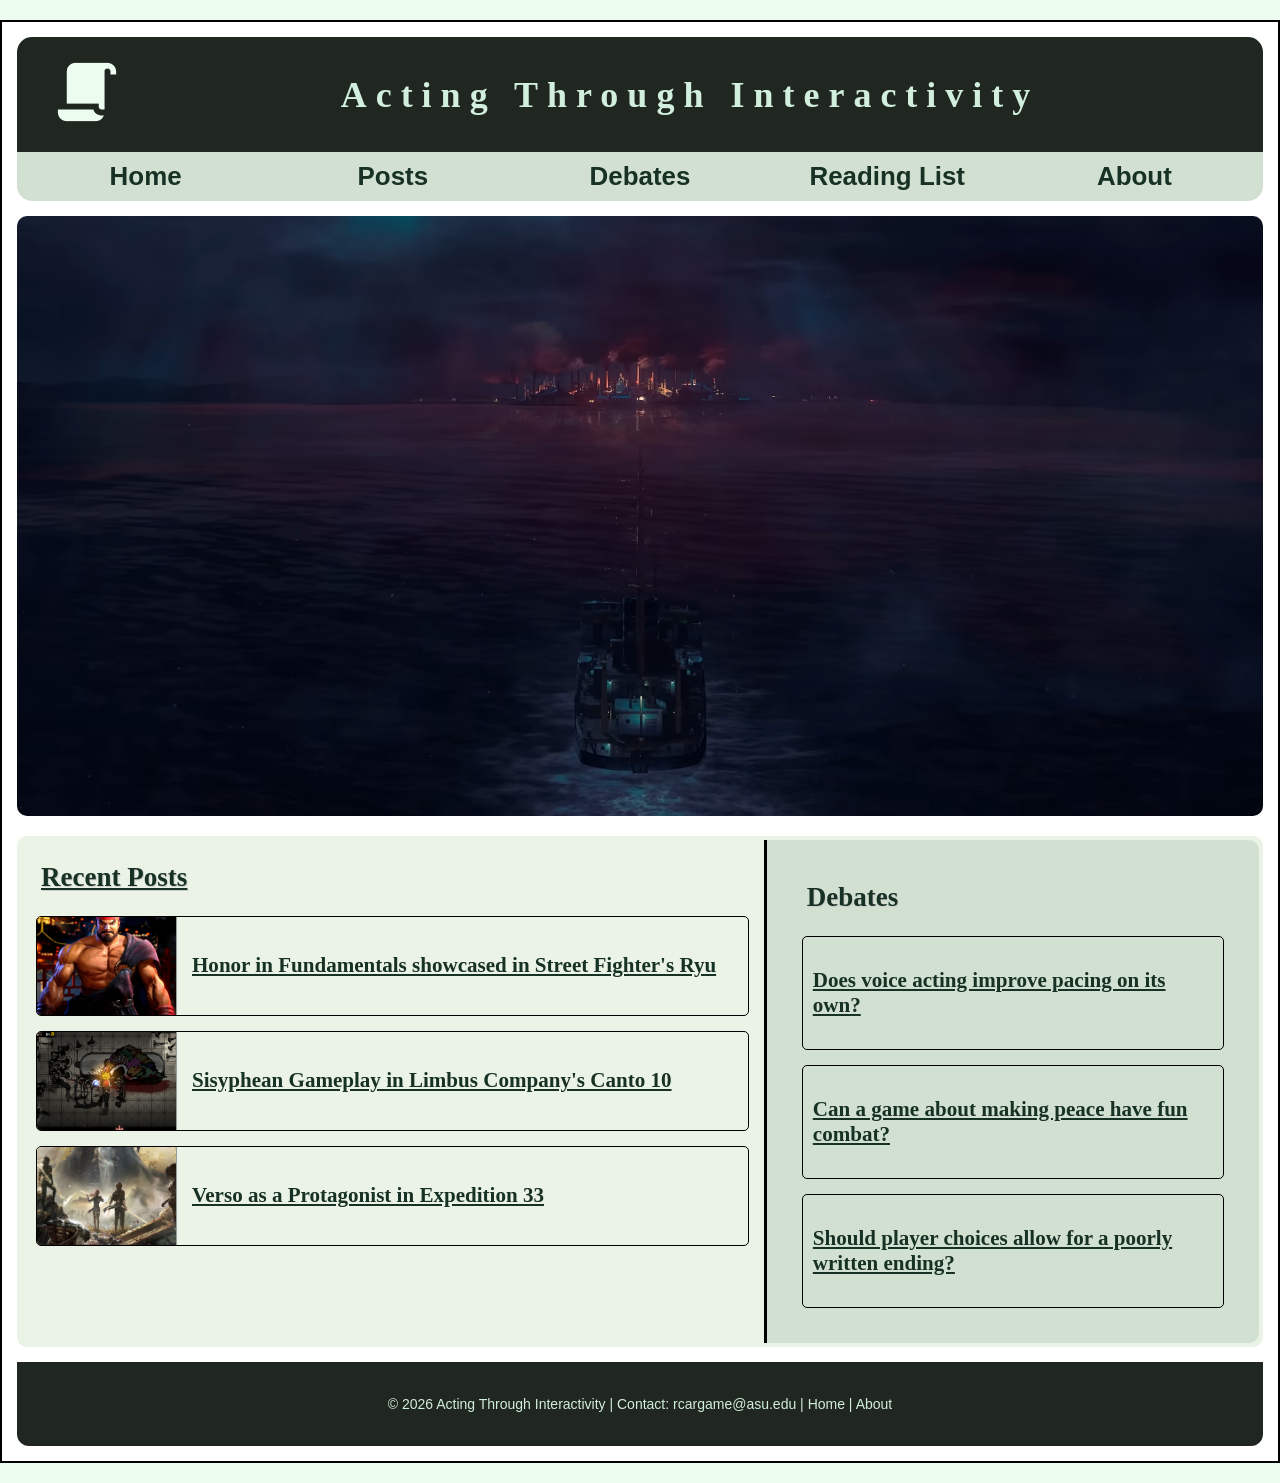
<file: index.html>
<!DOCTYPE html>
<html lang="en">
  <head>
    <meta charset="UTF-8" />
    <meta name="viewport" content="width=device-width, initial-scale=1.0" />
    <link rel="stylesheet" href="blog.css" />
    <title>Acting Through Interactivity</title>
  </head>
  <body>
    <div id="wrapper">
    
    <header>
        <a href="index.html"><div><img src="temp_logo.png"  width="70" height="70" alt="Acting Through Interactivity Logo"></div></a>
      <h1><a href="index.html">Acting Through Interactivity</a></h1>
    </header>

    <nav>
      <ul>
        <li><a href="index.html">Home</a></li>
        <li><a href="posts.html">Posts</a></li>
        <li><a href="debates.html">Debates</a></li>
        <li><a href="reading_list.html">Reading List</a></li>
        <li><a href="about.html">About</a></li>
      </ul>
    </nav>

    <div id="homehero" class="hero"></div>
    
    <main>
        <div class="home_layout">
            <div class="posts_section">
                <h2><a href="posts.html"><u>Recent Posts</u></a></h2>

                <a href="posts/001.html">
                <div class="home_post">
                    <img src="testshot.jpg" alt="Post 1 Image" class="post_image">
                    <h3>Honor in Fundamentals showcased in Street Fighter's Ryu</h3>
                </div></a>

                <a href="posts/002.html">
                <div class="home_post">
                    <img src="testshot2.png" alt="Post 2 Image" class="post_image">
                    <h3>Sisyphean Gameplay in Limbus Company's Canto 10</h3>
                </div></a>

                <a href="posts/003.html">
                <div class="home_post">
                    <img src="e33.jpg" alt="Post 3 Image" class="post_image">
                    <h3>Verso as a Protagonist in Expedition 33</h3>
                </div></a>

            </div>

            <div id="debates_section">
                <h2>Debates</h2>

                <a href="debates.html#debate_1_q">
                <div class="home_debates">
                <h3>Does voice acting improve pacing on its own?</h3>
                </div></a>

                <a href="debates.html#debate_2_q">
                <div class="home_debates">
                <h3>Can a game about making peace have fun combat?</h3>
                </div></a>

                <a href="debates.html#debate_3_q">
                <div class="home_debates">
                <h3>Should player choices allow for a poorly written ending?</h3>
                </div></a>

            </div>
        </div>
    </main>
    
    <footer>
        <p>&copy; 2026 Acting Through Interactivity | Contact: rcargame@asu.edu | <a href="index.html">Home</a> | <a href="about.html">About</a></p>
    </footer>
    </div>
    </body>
</html>
</file>
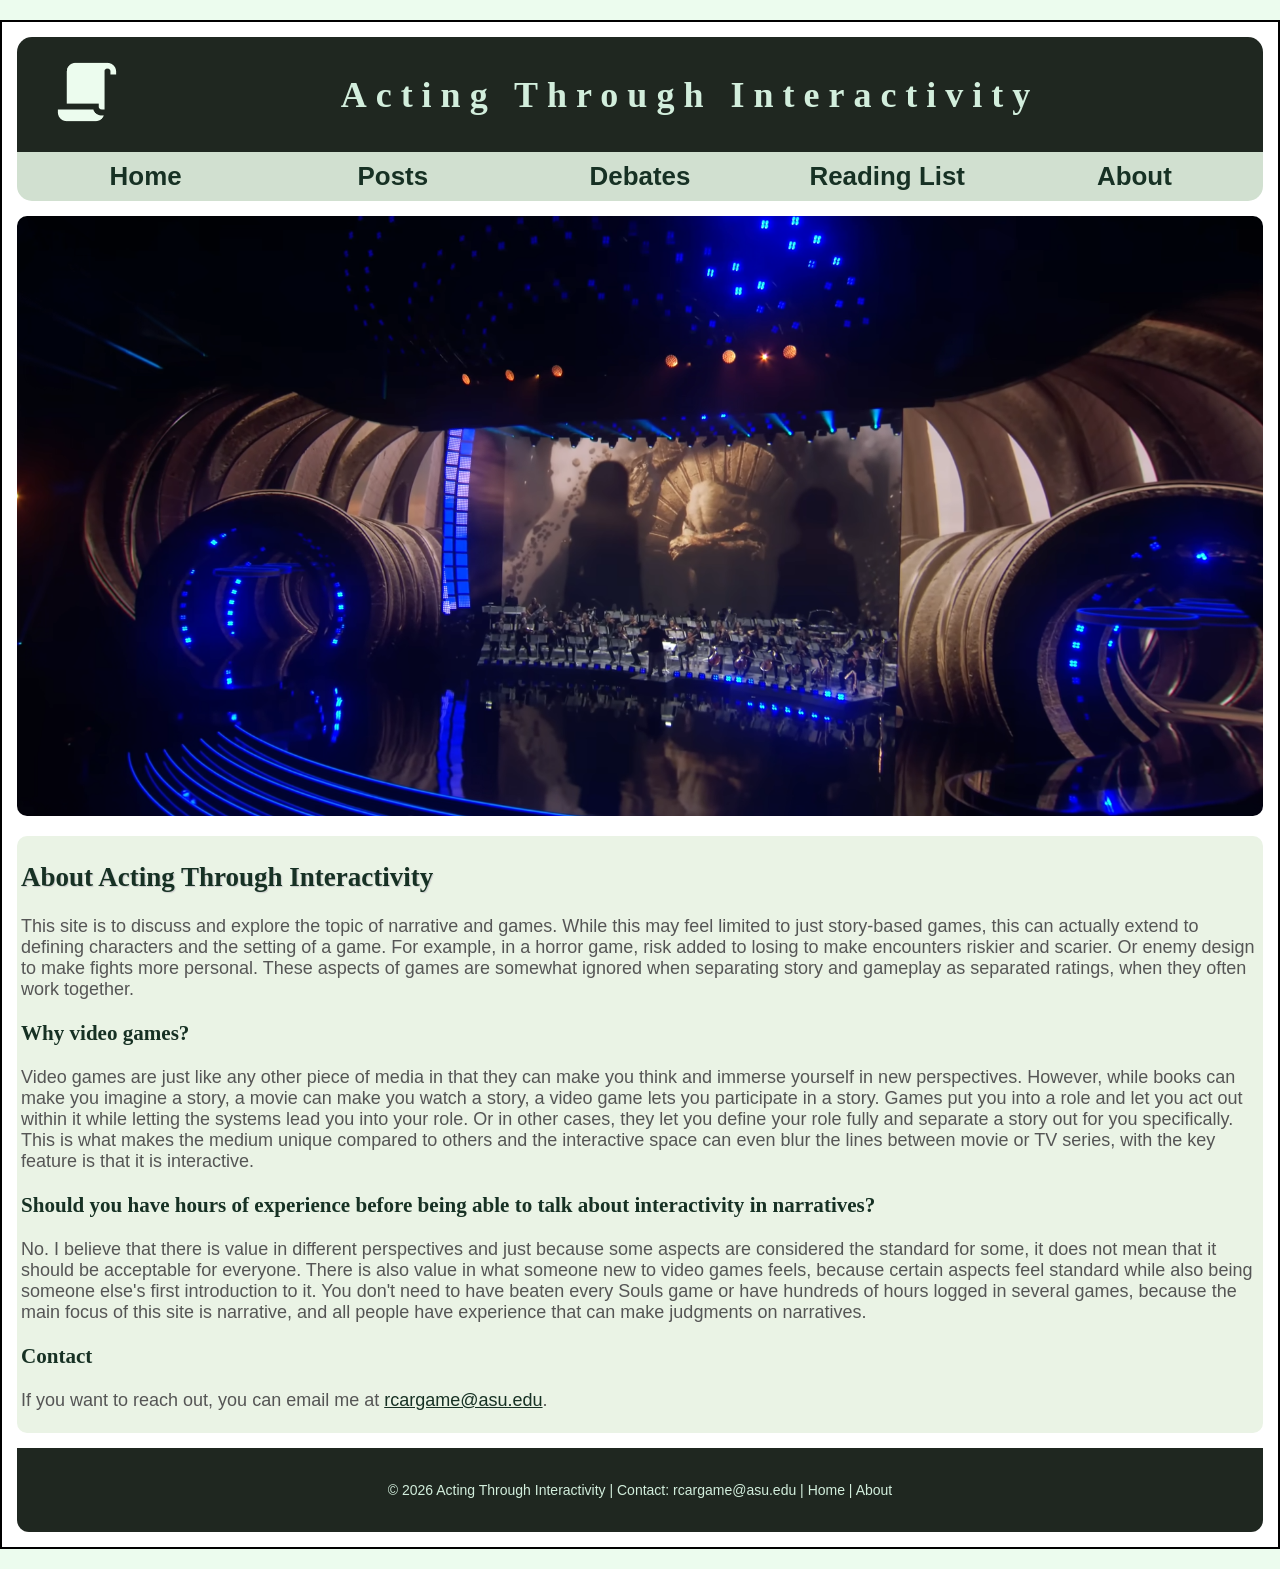
<file: about.html>
<!DOCTYPE html>
<html lang="en">
  <head>
    <meta charset="UTF-8" />
    <meta name="viewport" content="width=device-width, initial-scale=1.0" />
    <link rel="stylesheet" href="blog.css" />
    <title>Acting Through Interactivity | Posts</title>
  </head>
  <body>
    <div id="wrapper">
    
    <header>
        <a href="index.html"><div><img src="temp_logo.png"  width="70" height="70" alt="Acting Through Interactivity Logo"></div></a>
      <h1><a href="index.html">Acting Through Interactivity</a></h1>
    </header>

    <nav>
      <ul>
        <li><a href="index.html">Home</a></li>
        <li><a href="posts.html">Posts</a></li>
        <li><a href="debates.html">Debates</a></li>
        <li><a href="reading_list.html">Reading List</a></li>
        <li><a href="about.html">About</a></li>
      </ul>
    </nav>

    <div id="abouthero" class="hero"></div>
    
    <main>
        <div id="about_page">
            <h2>About Acting Through Interactivity</h2>
            <p>This site is to discuss and explore the topic of narrative and games. While this may feel limited to just story-based games, this can actually extend to defining characters and the setting of a game. For example, in a horror game, risk added to losing to make encounters riskier and scarier. Or enemy design to make fights more personal. These aspects of games are somewhat ignored when separating story and gameplay as separated ratings, when they often work together.</p>
            
            <h3>Why video games?</h3>
            <p>Video games are just like any other piece of media in that they can make you think and immerse yourself in new perspectives. However, while books can make you imagine a story, a movie can make you watch a story, a video game lets you participate in a story. Games put you into a role and let you act out within it while letting the systems lead you into your role. Or in other cases, they let you define your role fully and separate a story out for you specifically. This is what makes the medium unique compared to others and the interactive space can even blur the lines between movie or TV series, with the key feature is that it is interactive.</p>

            <h3>Should you have hours of experience before being able to talk about interactivity in narratives?</h3>
            <p>No. I believe that there is value in different perspectives and just because some aspects are considered the standard for some, it does not mean that it should be acceptable for everyone. There is also value in what someone new to video games feels, because certain aspects feel standard while also being someone else's first introduction to it. You don't need to have beaten every Souls game or have hundreds of hours logged in several games, because the main focus of this site is narrative, and all people have experience that can make judgments on narratives.</p>

            <h3>Contact</h3>
            <p>If you want to reach out, you can email me at <a href="mailto:rcargame@asu.edu">rcargame@asu.edu</a>.</p>
        </div>
    </main>
    
    <footer>
        <p>&copy; 2026 Acting Through Interactivity | Contact: rcargame@asu.edu | <a href="index.html">Home</a> | <a href="about.html">About</a></p>
    </footer>
    </div>
    </body>
</html>
</file>
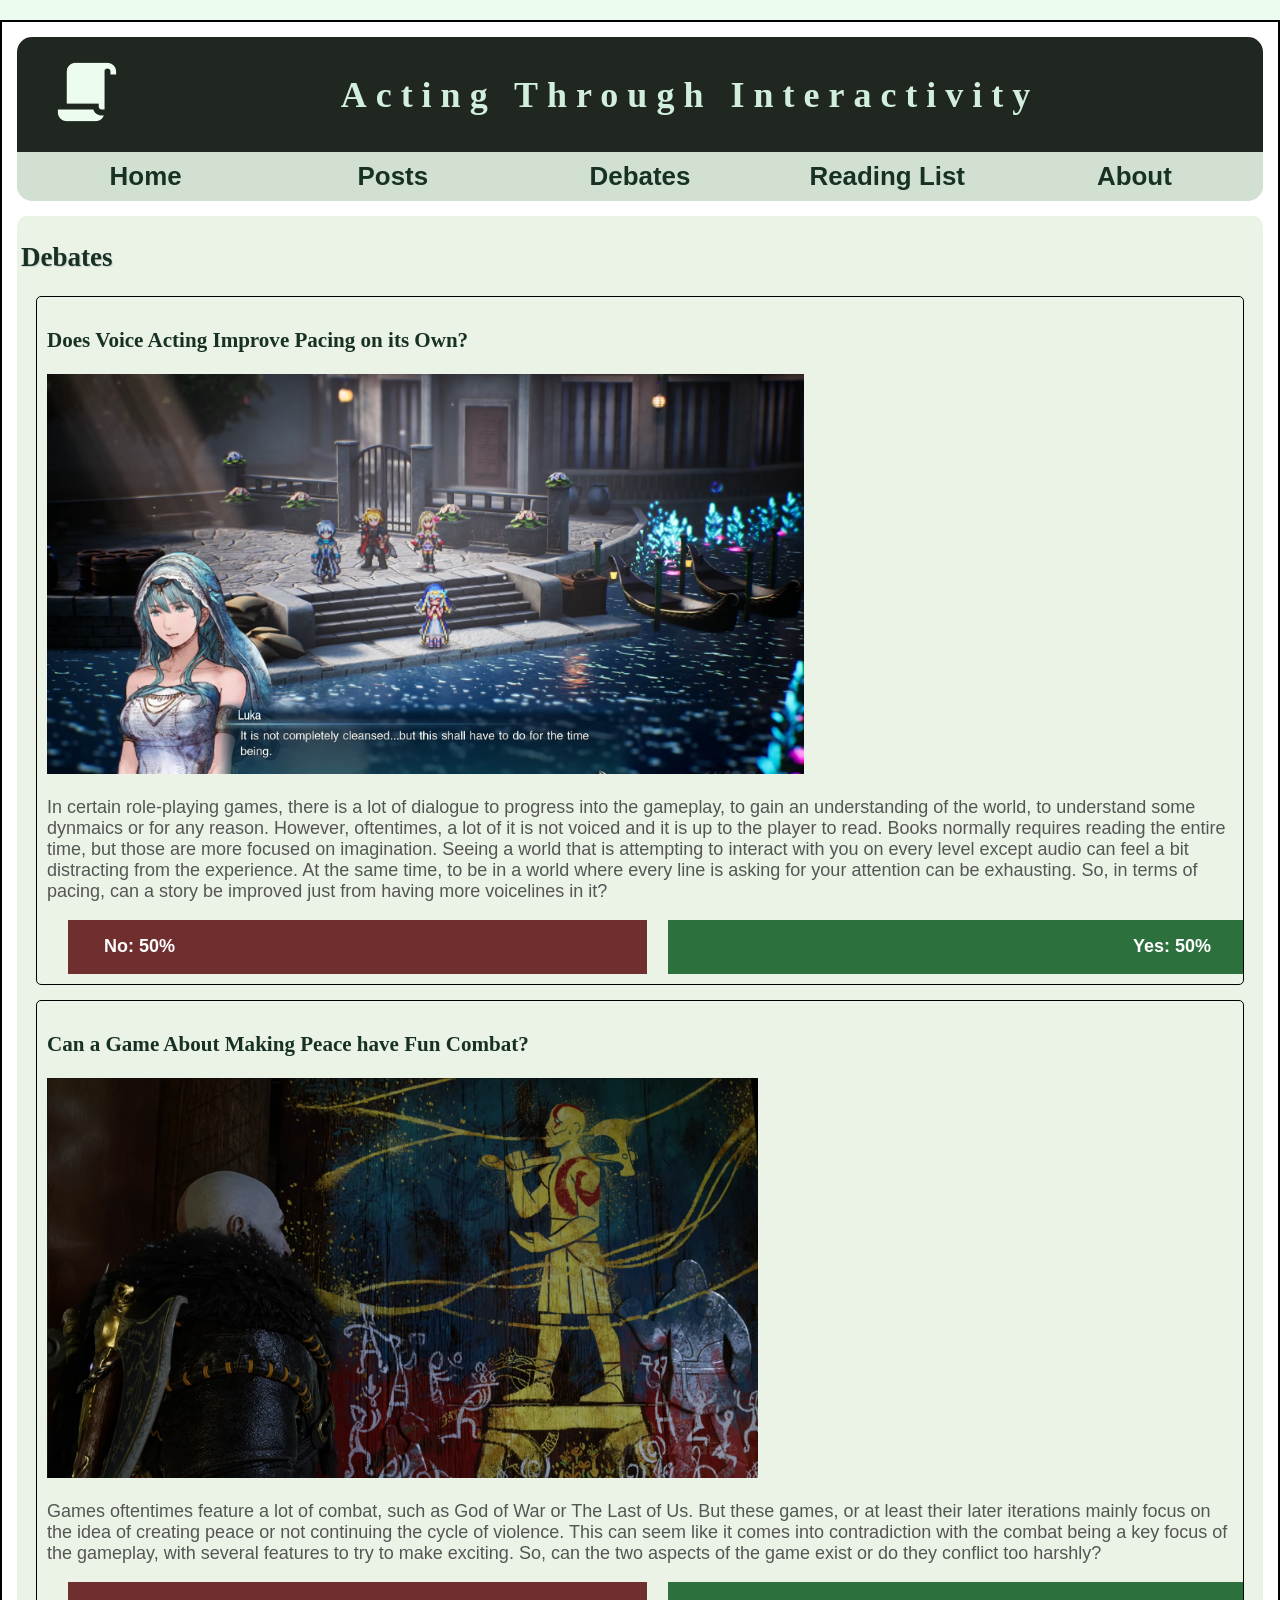
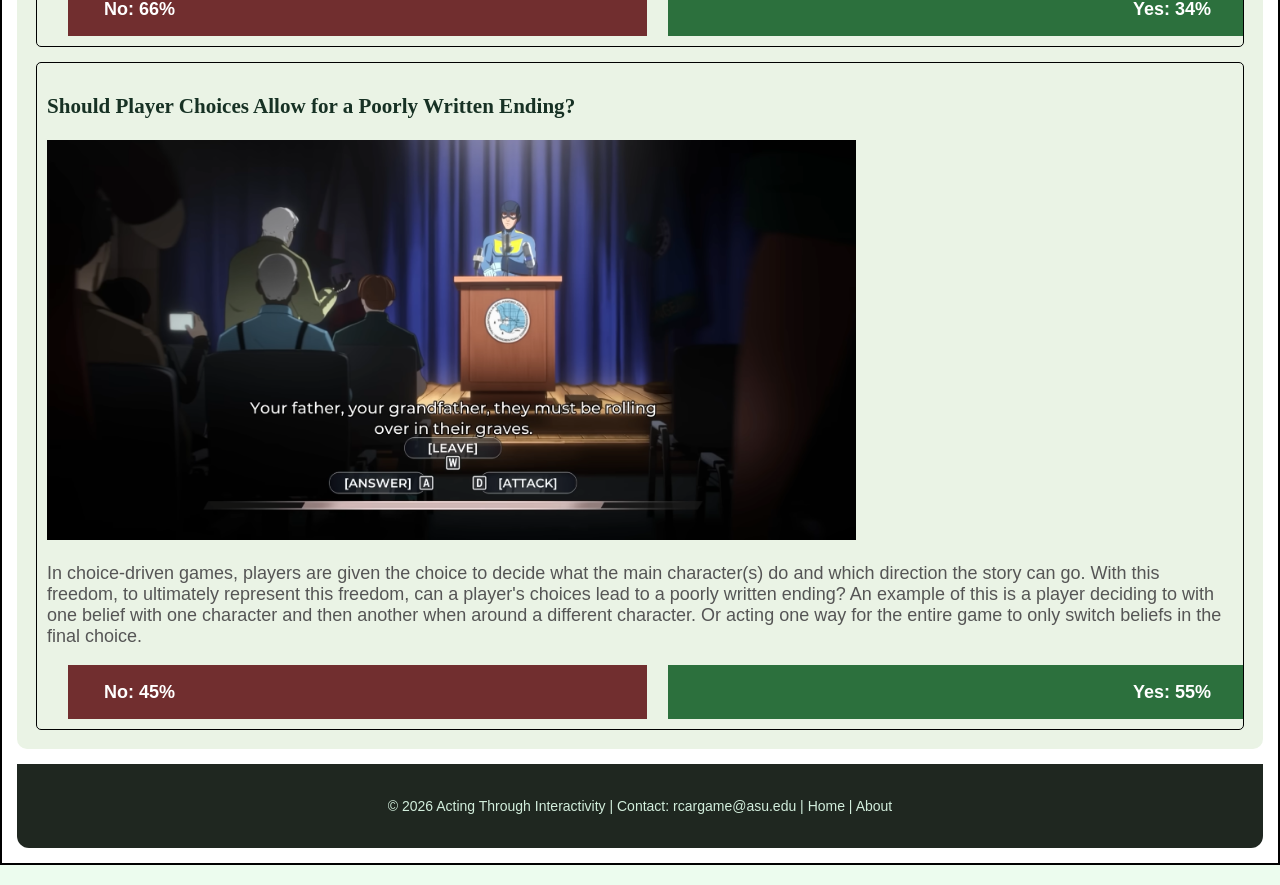
<file: debates.html>
<!DOCTYPE html>
<html lang="en">
  <head>
    <meta charset="UTF-8" />
    <meta name="viewport" content="width=device-width, initial-scale=1.0" />
    <link rel="stylesheet" href="blog.css" />
    <title>Acting Through Interactivity | Posts</title>
  </head>
  <body>
    <div id="wrapper">
    
    <header>
        <a href="index.html"><div><img src="temp_logo.png"  width="70" height="70" alt="Acting Through Interactivity Logo"></div></a>
      <h1><a href="index.html">Acting Through Interactivity</a></h1>
    </header>

    <nav>
      <ul>
        <li><a href="index.html">Home</a></li>
        <li><a href="posts.html">Posts</a></li>
        <li><a href="debates.html">Debates</a></li>
        <li><a href="reading_list.html">Reading List</a></li>
        <li><a href="about.html">About</a></li>
      </ul>
    </nav>
    
    <main>
      <div id="all_debates">
          <h2>Debates</h2>
          
          <form class="home_debates">
            <h3 id="debate_1_q">Does Voice Acting Improve Pacing on its Own?</h3>
            <img src="d_banner_1.png" height="400px" class="debates_banner">
            <p>In certain role-playing games, there is a lot of dialogue to progress into the gameplay, to gain an understanding of the world, to understand some dynmaics or for any reason. However, oftentimes, a lot of it is not voiced and it is up to the player to read. Books normally requires reading the entire time, but those are more focused on imagination. Seeing a world that is attempting to interact with you on every level except audio can feel a bit distracting from the experience. At the same time, to be in a world where every line is asking for your attention can be exhausting. So, in terms of pacing, can a story be improved just from having more voicelines in it?</p>
            <div class="vote_options">
              <input type="radio" name="debate_1" id="d1_no" class="vote_input">
              <label for="d1_no" class="vote_no">No: 50%</label>
              <input type="radio" name="debate_1" id="d1_yes" class="vote_input">
              <label for="d1_yes" class="vote_yes">Yes: 50%</label>
            </div>
          </form>

          <form class="home_debates">
            <h3 id="debate_2_q">Can a Game About Making Peace have Fun Combat?</h3>
            <img src="d_banner_2.png" height="400px" class="debates_banner">
            <p>Games oftentimes feature a lot of combat, such as God of War or The Last of Us. But these games, or at least their later iterations mainly focus on the idea of creating peace or not continuing the cycle of violence. This can seem like it comes into contradiction with the combat being a key focus of the gameplay, with several features to try to make exciting. So, can the two aspects of the game exist or do they conflict too harshly?</p>
            <div class="vote_options">
              <input type="radio" name="debate_2" id="d2_no" class="vote_input">
              <label for="d2_no" class="vote_no">No: 66%</label>
              <input type="radio" name="debate_2" id="d2_yes" class="vote_input">
              <label for="d2_yes" class="vote_yes">Yes: 34%</label>
            </div>
          </form>

          <form class="home_debates">
            <h3 id="debate_3_q">Should Player Choices Allow for a Poorly Written Ending?</h3>
            <img src="d_banner_3.png" height="400px" class="debates_banner">
            <p>In choice-driven games, players are given the choice to decide what the main character(s) do and which direction the story can go. With this freedom, to ultimately represent this freedom, can a player's choices lead to a poorly written ending? An example of this is a player deciding to with one belief with one character and then another when around a different character. Or acting one way for the entire game to only switch beliefs in the final choice.</p>
            <div class="vote_options">
              <input type="radio" name="debate_3" id="d3_no" class="vote_input">
              <label for="d3_no" class="vote_no">No: 45%</label>
              <input type="radio" name="debate_3" id="d3_yes" class="vote_input">
              <label for="d3_yes" class="vote_yes">Yes: 55%</label>
            </div>
          </form>
      </div>
    </main>
    
    <footer>
        <p>&copy; 2026 Acting Through Interactivity | Contact: rcargame@asu.edu | <a href="index.html">Home</a> | <a href="about.html">About</a></p>
    </footer>
    </div>
    </body>
</html>
</file>
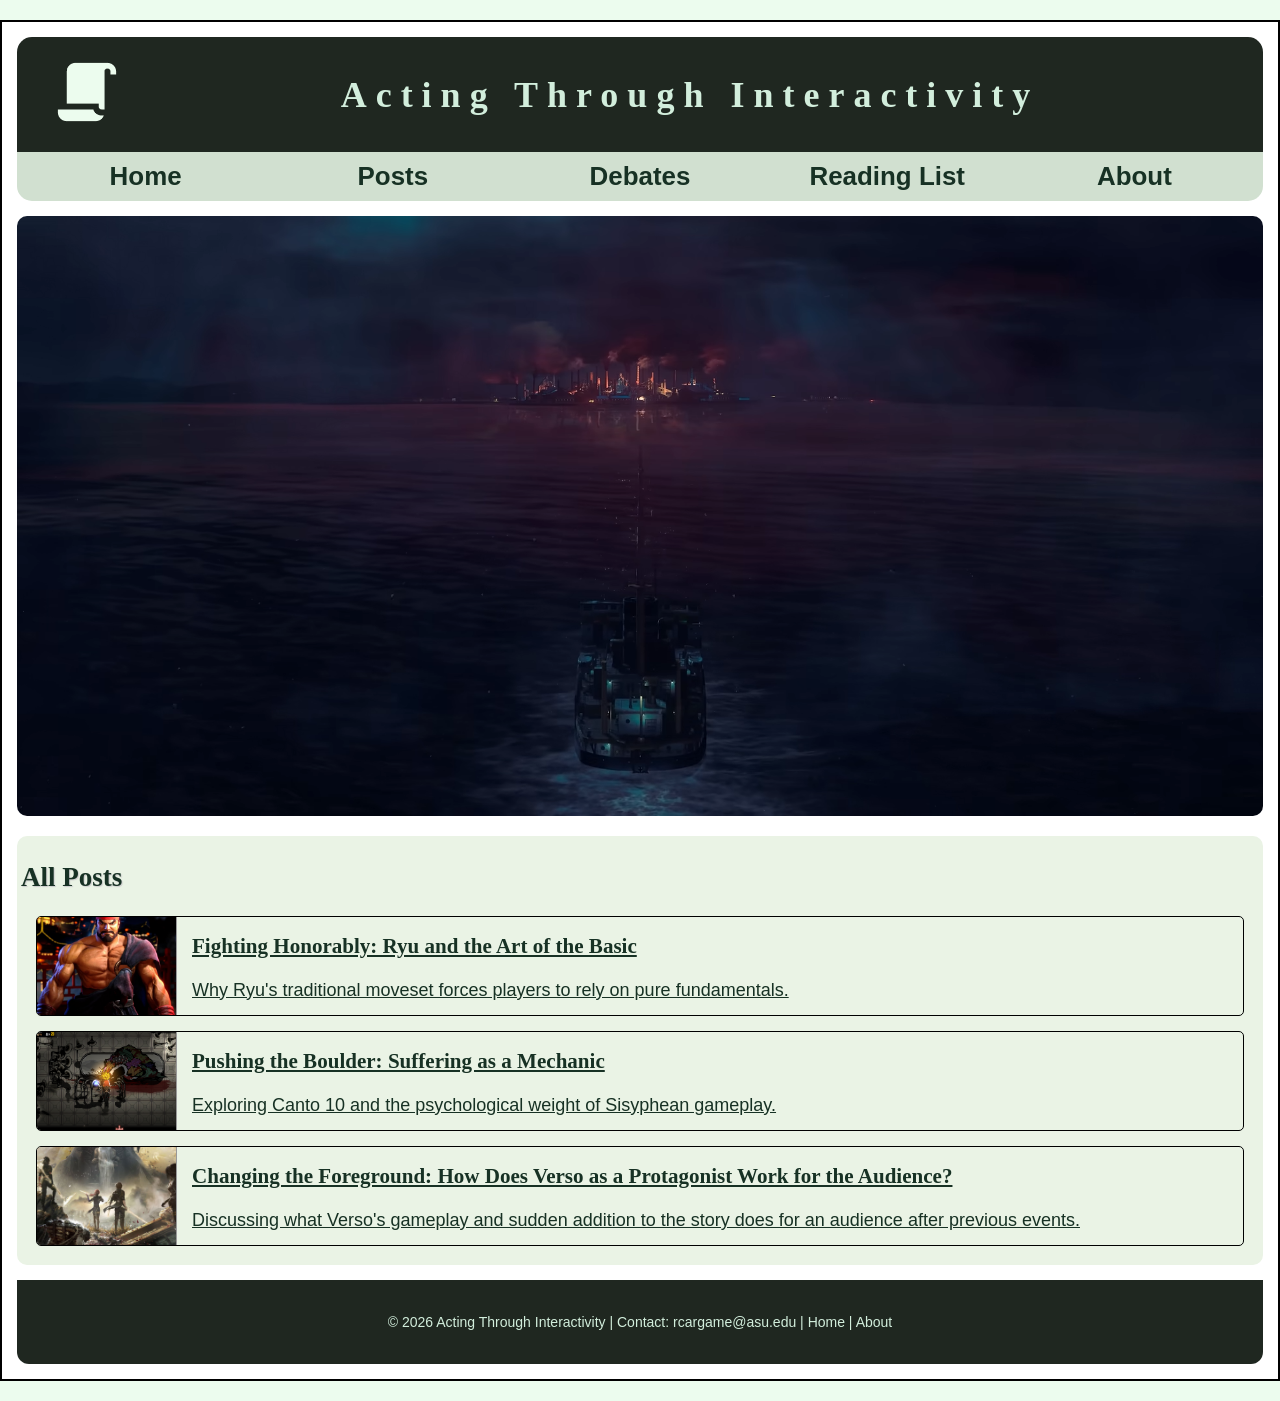
<file: posts.html>
<!DOCTYPE html>
<html lang="en">
  <head>
    <meta charset="UTF-8" />
    <meta name="viewport" content="width=device-width, initial-scale=1.0" />
    <link rel="stylesheet" href="blog.css" />
    <title>Acting Through Interactivity | Posts</title>
  </head>
  <body>
    <div id="wrapper">
    
    <header>
        <a href="index.html"><div><img src="temp_logo.png"  width="70" height="70" alt="Acting Through Interactivity Logo"></div></a>
      <h1><a href="index.html">Acting Through Interactivity</a></h1>
    </header>

    <nav>
      <ul>
        <li><a href="index.html">Home</a></li>
        <li><a href="posts.html">Posts</a></li>
        <li><a href="debates.html">Debates</a></li>
        <li><a href="reading_list.html">Reading List</a></li>
        <li><a href="about.html">About</a></li>
      </ul>
    </nav>

    <div id="homehero" class="hero"></div>
    
    <main>
        <div id="all_posts">
                <h2>All Posts</h2>
                <a href="posts/001.html">
                <div class="home_post">
                    <img src="testshot.jpg" alt="Ryu's Moveset: Post 1" class="post_image">
                    <div class="post_text">
                        <h3>Fighting Honorably: Ryu and the Art of the Basic</h3>
                        <p>Why Ryu's traditional moveset forces players to rely on pure fundamentals.</p>
                    </div>
                </div>
                </a>

                <a href="posts/002.html">
                <div class="home_post">
                    <img src="testshot2.png" alt="Limbus Sisyphean Gameplay: Post 2" class="post_image">
                    <div class="post_text">
                        <h3>Pushing the Boulder: Suffering as a Mechanic</h3>
                        <p>Exploring Canto 10 and the psychological weight of Sisyphean gameplay.</p>
                    </div>
                </div>
                </a>

                <a href="posts/003.html">
                <div class="home_post">
                    <img src="e33.jpg" alt="E33's protagonists: Post 3" class="post_image">
                    <div class="post_text">
                        <h3>Changing the Foreground: How Does Verso as a Protagonist Work for the Audience?</h3>
                        <p>Discussing what Verso's gameplay and sudden addition to the story does for an audience after previous events.</p>
                    </div>
                </div>
                </a>
        </div>
    </main>
    
    <footer>
        <p>&copy; 2026 Acting Through Interactivity | Contact: rcargame@asu.edu | <a href="index.html">Home</a> | <a href="about.html">About</a></p>
    </footer>
    </div>
    </body>
</html>
</file>
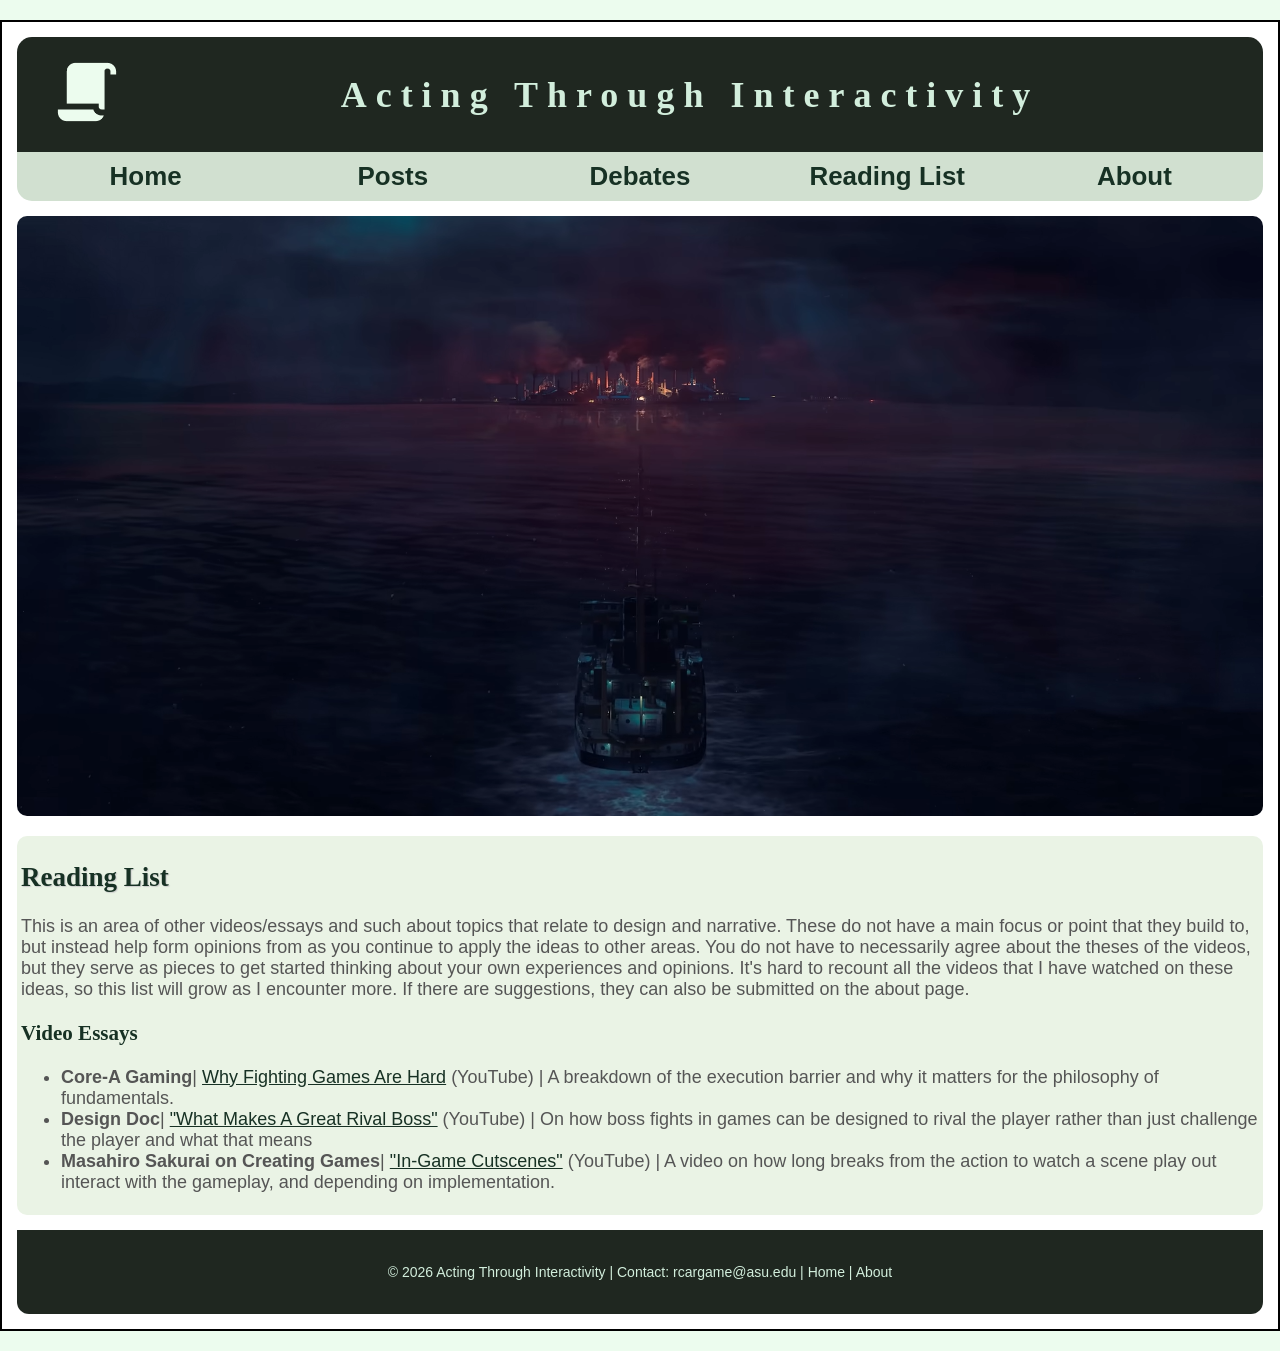
<file: reading_list.html>
<!DOCTYPE html>
<html lang="en">
  <head>
    <meta charset="UTF-8" />
    <meta name="viewport" content="width=device-width, initial-scale=1.0" />
    <link rel="stylesheet" href="blog.css" />
    <title>Acting Through Interactivity | Posts</title>
  </head>
  <body>
    <div id="wrapper">
    
    <header>
        <a href="index.html"><div><img src="temp_logo.png"  width="70" height="70" alt="Acting Through Interactivity Logo"></div></a>
      <h1><a href="index.html">Acting Through Interactivity</a></h1>
    </header>

    <nav>
      <ul>
        <li><a href="index.html">Home</a></li>
        <li><a href="posts.html">Posts</a></li>
        <li><a href="debates.html">Debates</a></li>
        <li><a href="reading_list.html">Reading List</a></li>
        <li><a href="about.html">About</a></li>
      </ul>
    </nav>

    <div id="homehero" class="hero"></div>
    
    <main>
      <div id="reading_list">
          <h2>Reading List</h2>
          <p>This is an area of other videos/essays and such about topics that relate to design and narrative. These do not have a main focus or point that they build to, but instead help form opinions from as you continue to apply the ideas to other areas. You do not have to necessarily agree about the theses of the videos, but they serve as pieces to get started thinking about your own experiences and opinions. It's hard to recount all the videos that I have watched on these ideas, so this list will grow as I encounter more. If there are suggestions, they can also be submitted on the about page.</p>
          <h3>Video Essays</h3>
            <ul>
                <li><b>Core-A Gaming</b>| <a href="https://www.youtube.com/watch?v=AGrIR_jlLno">Why Fighting Games Are Hard</a> (YouTube) | A breakdown of the execution barrier and why it matters for the philosophy of fundamentals.</li>
                <li><b>Design Doc</b>| <a href="https://www.youtube.com/watch?v=xOR3M7G4aOE">"What Makes A Great Rival Boss"</a> (YouTube) | On how boss fights in games can be designed to rival the player rather than just challenge the player and what that means</li>
                <li><b>Masahiro Sakurai on Creating Games</b>| <a href="https://www.youtube.com/watch?v=VZRh0P40RAM">"In-Game Cutscenes"</a> (YouTube) | A video on how long breaks from the action to watch a scene play out interact with the gameplay, and depending on implementation.</li>
            </ul>
      </div>
    </main>
    
    <footer>
        <p>&copy; 2026 Acting Through Interactivity | Contact: rcargame@asu.edu | <a href="index.html">Home</a> | <a href="about.html">About</a></p>
    </footer>
    </div>
    </body>
</html>
</file>
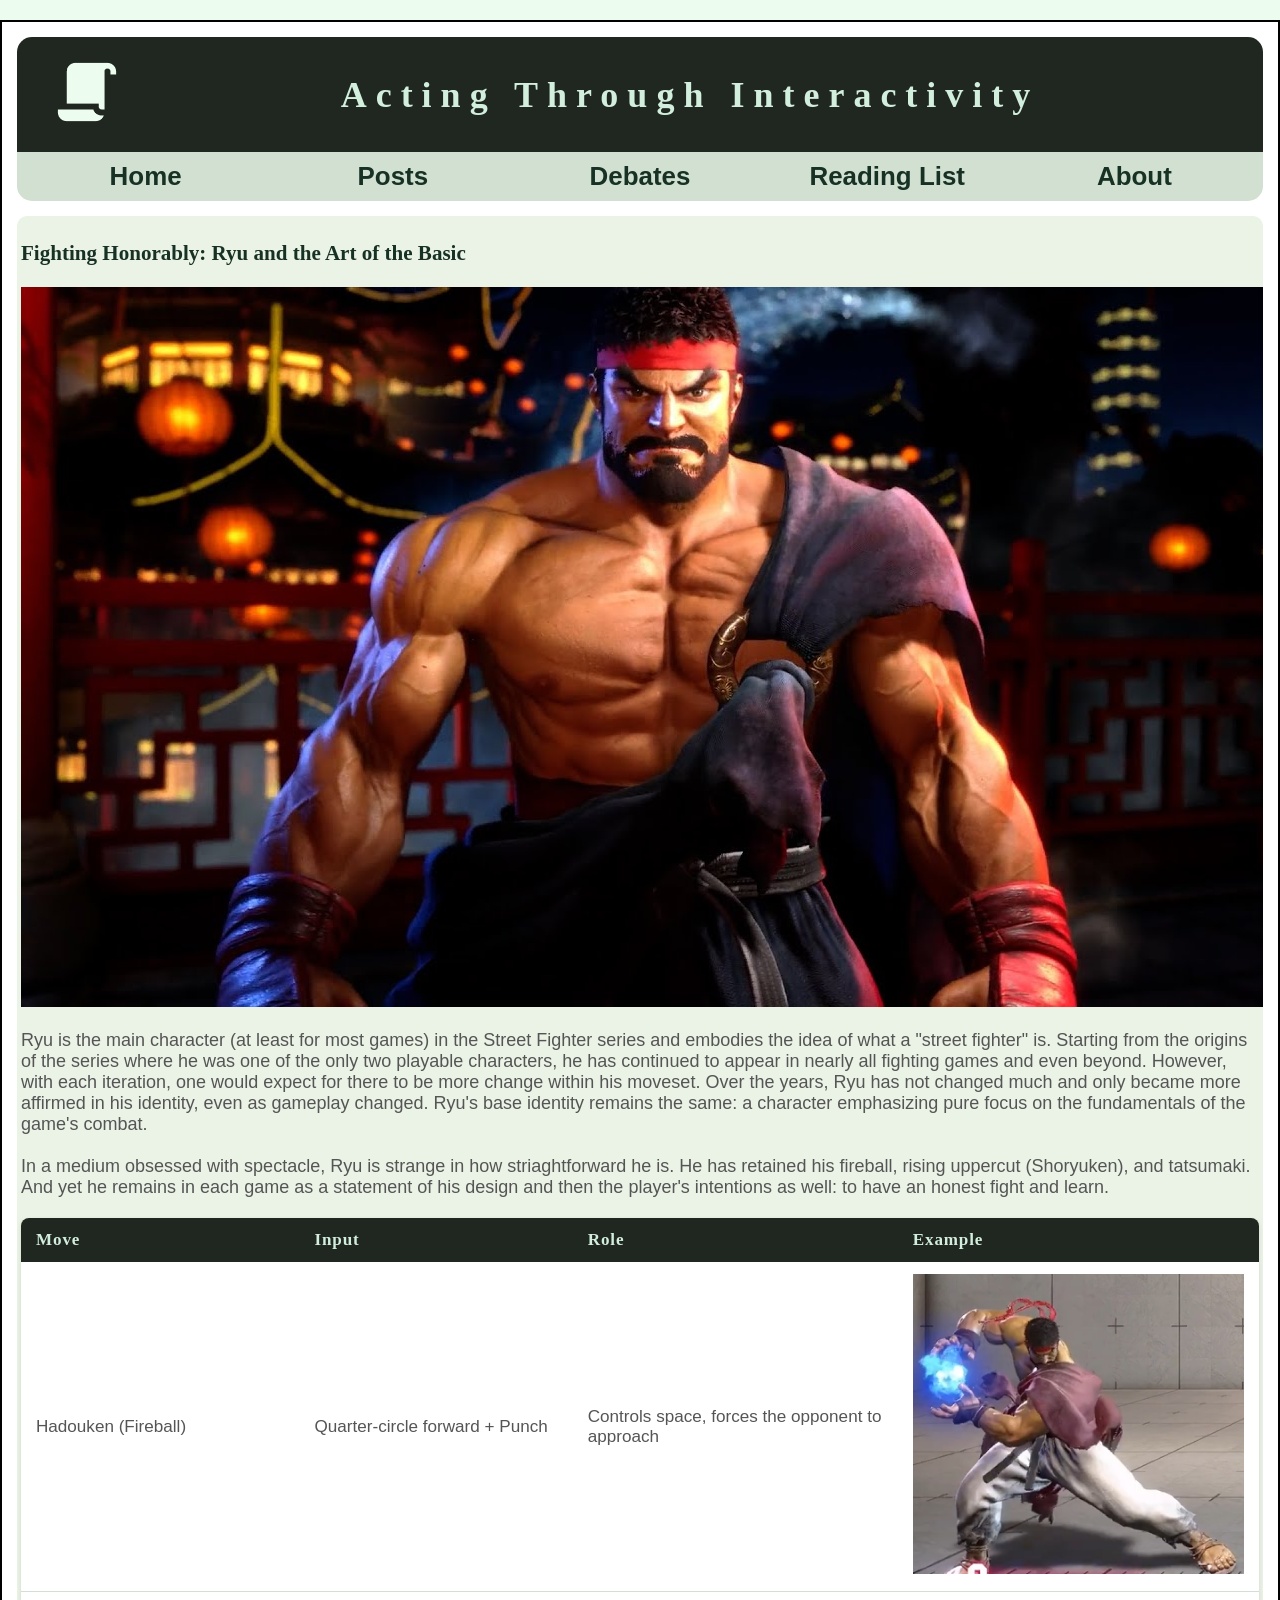
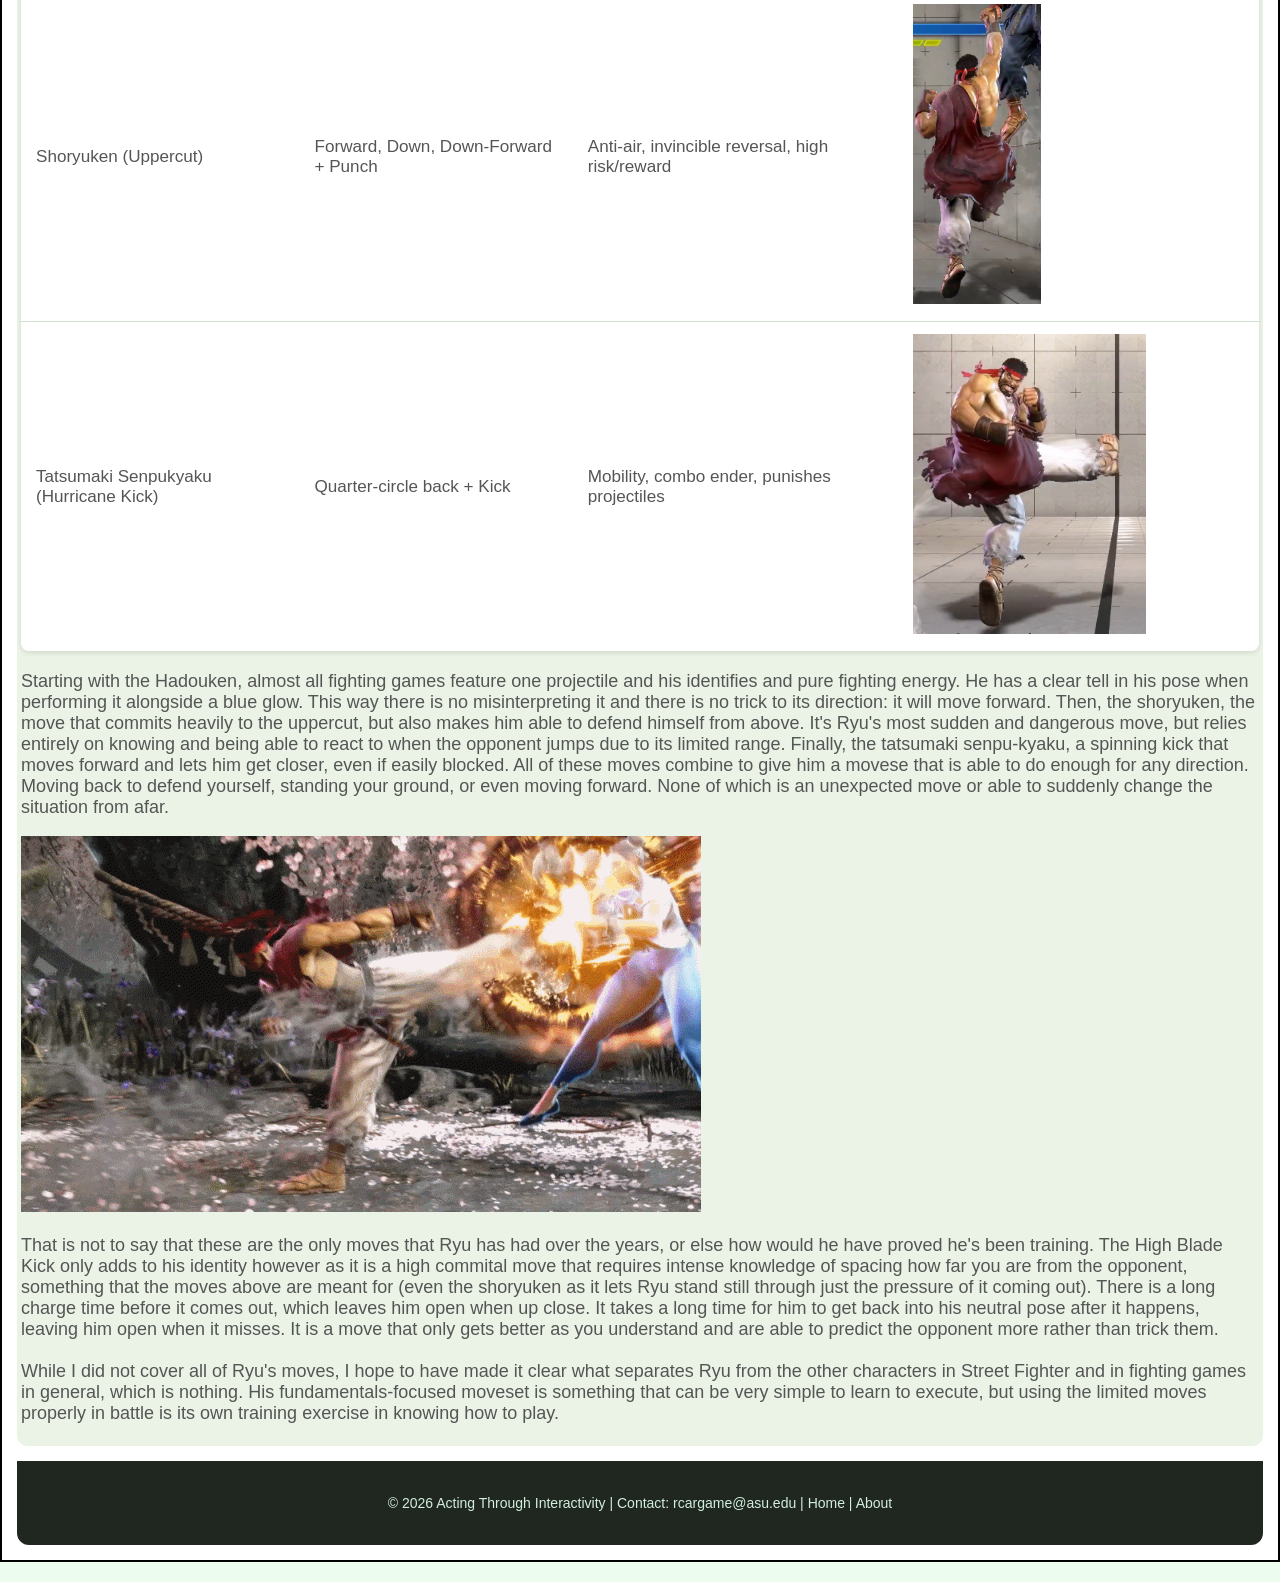
<file: posts/001.html>
<!DOCTYPE html>
<html lang="en">
  <head>
    <meta charset="UTF-8" />
    <meta name="viewport" content="width=device-width, initial-scale=1.0" />
    <link rel="stylesheet" href="../blog.css" />
    <title>Acting Through Interactivity | Posts</title>
  </head>
  <body>
    <div id="wrapper">
    
    <header>
        <a href="index.html"><div><img src="temp_logo.png"  width="70" height="70" alt="Acting Through Interactivity Logo"></div></a>
      <h1><a href="index.html">Acting Through Interactivity</a></h1>
    </header>

    <nav>
      <ul>
        <li><a href="../index.html">Home</a></li>
        <li><a href="../posts.html">Posts</a></li>
        <li><a href="../debates.html">Debates</a></li>
        <li><a href="../reading_list.html">Reading List</a></li>
        <li><a href="../about.html">About</a></li>
      </ul>
    </nav>
    
    <main>
      <h3>Fighting Honorably: Ryu and the Art of the Basic</h3>
      <img src="testshot.jpg">
      <p>Ryu is the main character (at least for most games) in the Street Fighter series and embodies the idea of what a "street fighter" is. Starting from the origins of the series where he was one of the only two playable characters, he has continued to appear in nearly all fighting games and even beyond. However, with each iteration, one would expect for there to be more change within his moveset. Over the years, Ryu has not changed much and only became more affirmed in his identity, even as gameplay changed. Ryu's base identity remains the same: a character emphasizing pure focus on the fundamentals of the game's combat.<br>
        <br> 
        In a medium obsessed with spectacle, Ryu is strange in how striaghtforward he is. He has retained his fireball, rising uppercut (Shoryuken), and tatsumaki. And yet he remains in each game as a statement of his design and then the player's intentions as well: to have an honest fight and learn.</p>
      
      <table class="move-table">
          <thead>
              <tr>
                  <th>Move</th>
                  <th>Input</th>
                  <th>Role</th>
                  <th>Example</th>
              </tr>
          </thead>
          <tbody>
              <tr>
                  <td>Hadouken (Fireball)</td>
                  <td>Quarter-circle forward + Punch</td>
                  <td>Controls space, forces the opponent to approach</td>
                  <td><img src="ryu_hadouken.png" height="300px" alt="A picture of Ryu's Hadouken, a fireball that he sends out of his hands, signaled by a blue flash"></td>
              </tr>
              <tr>
                  <td>Shoryuken (Uppercut)</td>
                  <td>Forward, Down, Down-Forward + Punch</td>
                  <td>Anti-air, invincible reversal, high risk/reward</td>
                  <td><img src="ryu_shoryuken.png" height="300px" alt="A picture of Ryu's Shoryuken, a rising uppercut that jumps off the ground and hits vertically."></td>
              </tr>
              <tr>
                  <td>Tatsumaki Senpukyaku (Hurricane Kick)</td>
                  <td>Quarter-circle back + Kick</td>
                  <td>Mobility, combo ender, punishes projectiles</td>
                  <td><img src="ryu_tatsu.png" height="300px" alt="A picture of Ryu's Tatsumaki, a spinning roundhouse kick and moves forward"></td>
              </tr>
          </tbody>
      </table>
      <p>Starting with the Hadouken, almost all fighting games feature one projectile and his identifies and pure fighting energy. He has a clear tell in his pose when performing it alongside a blue glow. This way there is no misinterpreting it and there is no trick to its direction: it will move forward. Then, the shoryuken, the move that commits heavily to the uppercut, but also makes him able to defend himself from above. It's Ryu's most sudden and dangerous move, but relies entirely on knowing and being able to react to when the opponent jumps due to its limited range. Finally, the tatsumaki senpu-kyaku, a spinning kick that moves forward and lets him get closer, even if easily blocked. All of these moves combine to give him a movese that is able to do enough for any direction. Moving back to defend yourself, standing your ground, or even moving forward. None of which is an unexpected move or able to suddenly change the situation from afar. </p>

        <img src="ryu_kick.gif" alt="Footage of Ryu's High Blade Kick move, a sideways karate style kick.">
      <p>That is not to say that these are the only moves that Ryu has had over the years, or else how would he have proved he's been training. The High Blade Kick only adds to his identity however as it is a high commital move that requires intense knowledge of spacing how far you are from the opponent, something that the moves above are meant for (even the shoryuken as it lets Ryu stand still through just the pressure of it coming out). There is a long charge time before it comes out, which leaves him open when up close. It takes a long time for him to get back into his neutral pose after it happens, leaving him open when it misses. It is a move that only gets better as you understand and are able to predict the opponent more rather than trick them. 
        <br><br> While I did not cover all of Ryu's moves, I hope to have made it clear what separates Ryu from the other characters in Street Fighter and in fighting games in general, which is nothing. His fundamentals-focused moveset is something that can be very simple to learn to execute, but using the limited moves properly in battle is its own training exercise in knowing how to play. 
      </p>
    </main>
    
    <footer>
        <p>&copy; 2026 Acting Through Interactivity | Contact: rcargame@asu.edu | <a href="index.html">Home</a> | <a href="about.html">About</a></p>
    </footer>
    </div>
    </body>
</html>
</file>
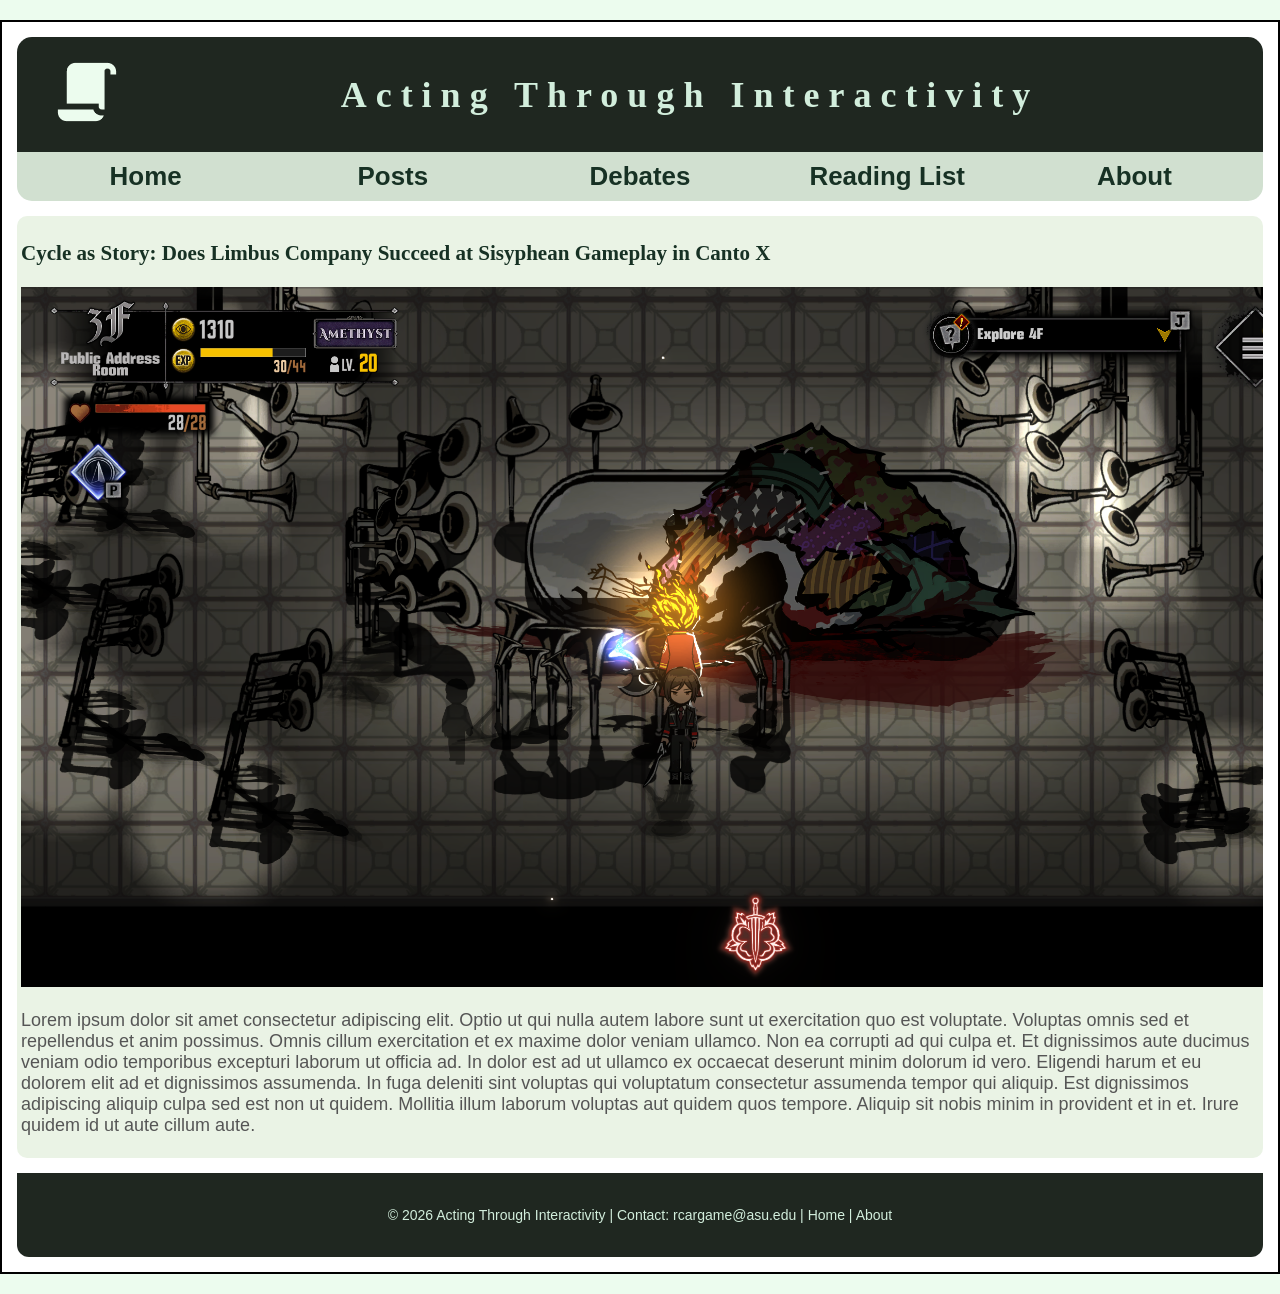
<file: posts/002.html>
<!DOCTYPE html>
<html lang="en">
  <head>
    <meta charset="UTF-8" />
    <meta name="viewport" content="width=device-width, initial-scale=1.0" />
    <link rel="stylesheet" href="../blog.css" />
    <title>Acting Through Interactivity | Posts</title>
  </head>
  <body>
    <div id="wrapper">
    
    <header>
        <a href="index.html"><div><img src="temp_logo.png"  width="70" height="70" alt="Acting Through Interactivity Logo"></div></a>
      <h1><a href="index.html">Acting Through Interactivity</a></h1>
    </header>

    <nav>
      <ul>
        <li><a href="../index.html">Home</a></li>
        <li><a href="../posts.html">Posts</a></li>
        <li><a href="../debates.html">Debates</a></li>
        <li><a href="../reading_list.html">Reading List</a></li>
        <li><a href="../about.html">About</a></li>
      </ul>
    </nav>

    
    <main>
      <h3>Cycle as Story: Does Limbus Company Succeed at Sisyphean Gameplay in Canto X</h3>
      <img src="testshot2.png" height="700px">
      <p>Lorem ipsum dolor sit amet consectetur adipiscing elit. Optio ut qui nulla autem labore sunt ut exercitation quo est voluptate. Voluptas omnis sed et repellendus et anim possimus. Omnis cillum exercitation et ex maxime dolor veniam ullamco. Non ea corrupti ad qui culpa et.

Et dignissimos aute ducimus veniam odio temporibus excepturi laborum ut officia ad. In dolor est ad ut ullamco ex occaecat deserunt minim dolorum id vero. Eligendi harum et eu dolorem elit ad et dignissimos assumenda.

In fuga deleniti sint voluptas qui voluptatum consectetur assumenda tempor qui aliquip. Est dignissimos adipiscing aliquip culpa sed est non ut quidem. Mollitia illum laborum voluptas aut quidem quos tempore. Aliquip sit nobis minim in provident et in et. Irure quidem id ut aute cillum aute.</p>
    </main>
    
    <footer>
        <p>&copy; 2026 Acting Through Interactivity | Contact: rcargame@asu.edu | <a href="index.html">Home</a> | <a href="about.html">About</a></p>
    </footer>
    </div>
    </body>
</html>
</file>
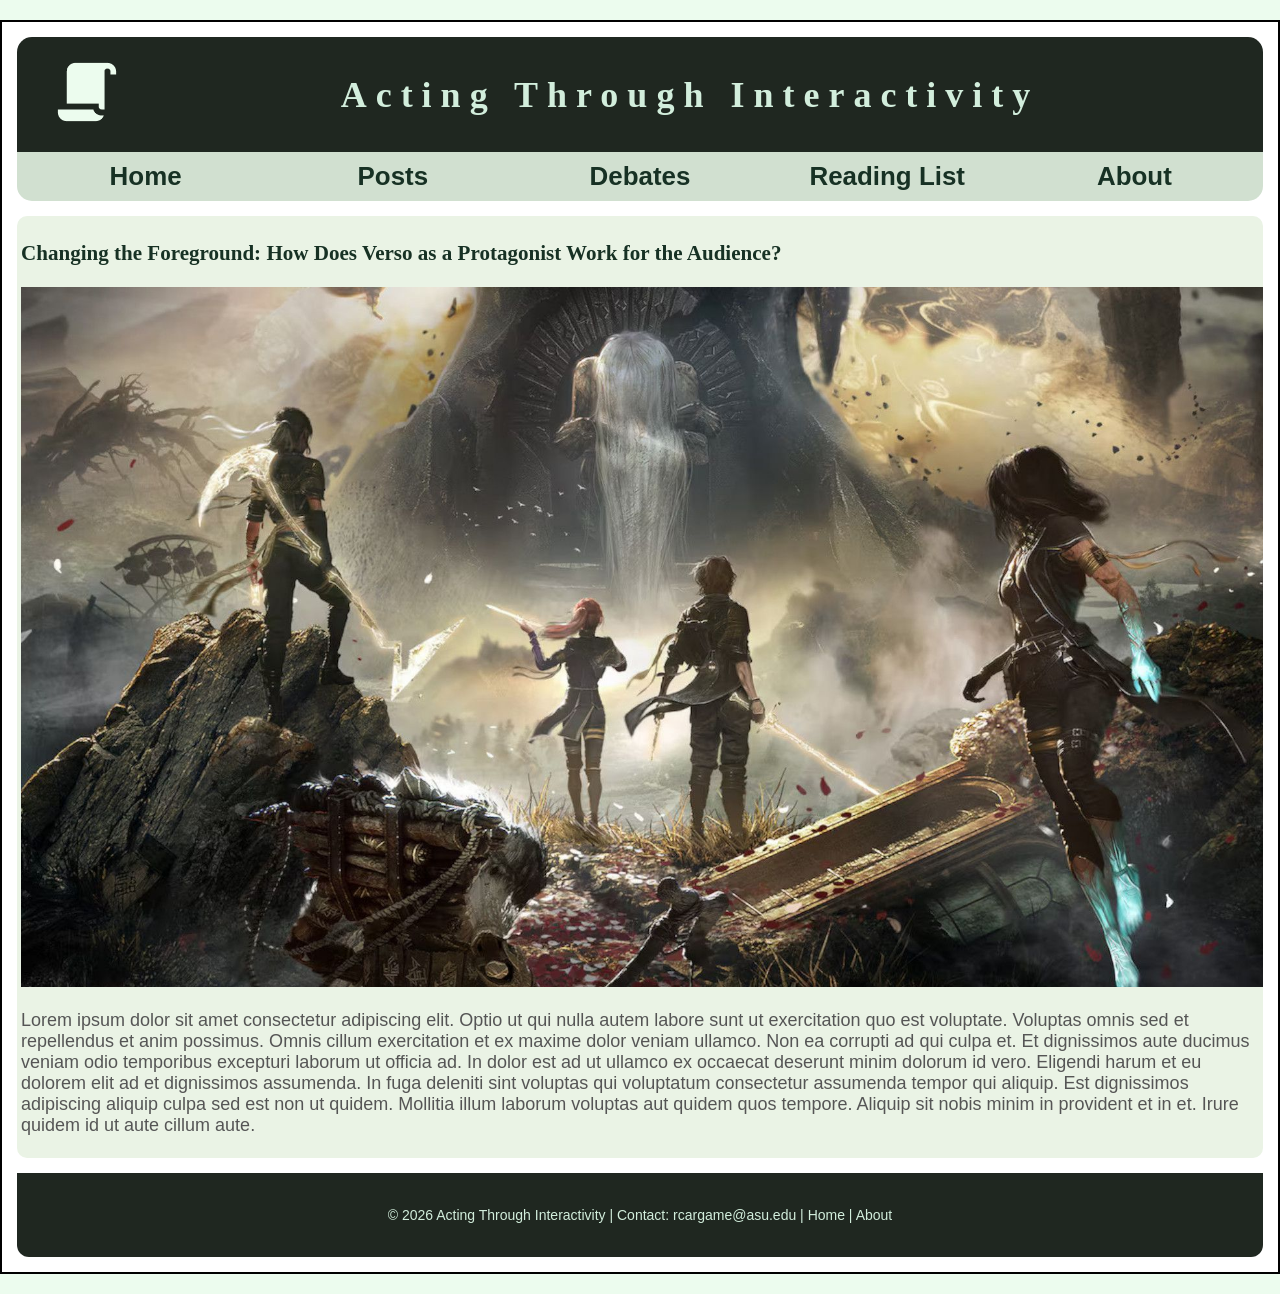
<file: posts/003.html>
<!DOCTYPE html>
<html lang="en">
  <head>
    <meta charset="UTF-8" />
    <meta name="viewport" content="width=device-width, initial-scale=1.0" />
    <link rel="stylesheet" href="../blog.css" />
    <title>Acting Through Interactivity | Posts</title>
  </head>
  <body>
    <div id="wrapper">
    
    <header>
        <a href="index.html"><div><img src="temp_logo.png"  width="70" height="70" alt="Acting Through Interactivity Logo"></div></a>
      <h1><a href="index.html">Acting Through Interactivity</a></h1>
    </header>

    <nav>
      <ul>
        <li><a href="../index.html">Home</a></li>
        <li><a href="../posts.html">Posts</a></li>
        <li><a href="../debates.html">Debates</a></li>
        <li><a href="../reading_list.html">Reading List</a></li>
        <li><a href="../about.html">About</a></li>
      </ul>
    </nav>

    
    <main>
      <h3>Changing the Foreground: How Does Verso as a Protagonist Work for the Audience?</h3>
      <img src="../e33.jpg" height="700px">
      <p>Lorem ipsum dolor sit amet consectetur adipiscing elit. Optio ut qui nulla autem labore sunt ut exercitation quo est voluptate. Voluptas omnis sed et repellendus et anim possimus. Omnis cillum exercitation et ex maxime dolor veniam ullamco. Non ea corrupti ad qui culpa et.

Et dignissimos aute ducimus veniam odio temporibus excepturi laborum ut officia ad. In dolor est ad ut ullamco ex occaecat deserunt minim dolorum id vero. Eligendi harum et eu dolorem elit ad et dignissimos assumenda.

In fuga deleniti sint voluptas qui voluptatum consectetur assumenda tempor qui aliquip. Est dignissimos adipiscing aliquip culpa sed est non ut quidem. Mollitia illum laborum voluptas aut quidem quos tempore. Aliquip sit nobis minim in provident et in et. Irure quidem id ut aute cillum aute.</p>
    </main>
    
    <footer>
        <p>&copy; 2026 Acting Through Interactivity | Contact: rcargame@asu.edu | <a href="index.html">Home</a> | <a href="about.html">About</a></p>
    </footer>
    </div>
    </body>
</html>
</file>
<file: blog.css>
* {
    box-sizing: border-box;
}

main {
    display: block;
    background-color: #eaf3e5;
    overflow:hidden;
    margin-top: 15px;
    margin-bottom: 15px;
    border-radius: 10px;
    padding: 4px;
}
body {
    background-color: #ecfcee;
    color: #555555;
    font-family: Arial, Helvetica, sans-serif;
    margin: 0;
    font-size: 18px;
}
header {
    background-color: #1f2720;
    color: #d2eedc;
    display: flex;
    justify-content: space-around;
    padding: 10px 20px;
    align-items: center;
    border-top-left-radius: 15px;
    border-top-right-radius: 15px;
}
header div {
    padding: 10px;
    min-width: 100px;
    text-align: center;
}
header a:link {
    color: #d2eedc;
    text-decoration: none;
}
header a:visited {
    color: #d2eedc;
    text-decoration: none;
}
header a:hover {
    color: #fab1a8;
}
header h1 {
    text-align: center;
    flex-grow: 1;
    padding-top: 10px;
    padding-bottom: 10px;
}
footer {
    font-size: 14px;
    text-align: center;
    font-family: Arial, Helvetica, sans-serif;
    padding: 20px;
    background-color: #1f2720;
    color: #d2eedc;
    border-bottom-left-radius: 12px;
    border-bottom-right-radius: 12px;
}
footer a{
    color: #fab1a8;
    text-decoration: none;
}
footer a:hover {
    text-decoration: none;
}
footer a:visited {
    color: #d2eedc;
    text-decoration: none;
}
footer a:link {
    color: #d2eedc;
}
nav {
    font-weight: bold;
    padding: 5px 5px;
    font-size: 120%;
    text-align: center;
    background-color: #d1e0d0;
    border-bottom-left-radius: 15px;
    border-bottom-right-radius: 15px;
}
nav a {
    text-decoration: none;
    display: block;
    padding: 5px 20px;
    color: #1f2720;
    text-decoration: none;
    border-radius: 5px;
}
nav a:hover {
    background-color: #1f2720;
    color: #ffffff;
}
nav ul {
    list-style: none;
    padding: 0;
    margin: 0;
    font-size: 1.2em;
    display: flex;
    justify-content: space-around;
}
nav li {
    border-bottom: none;
    flex: 1;
    text-align: center;
}
a:link {
    color: #173124;
}
a:visited {
    color: #173124;
}
a:hover {
    color: #471414;
}
h1{
    margin-bottom: 0;
    font-family: Georgia, 'Times New Roman', Times, serif;
    margin-top: 0;
    letter-spacing: 0.25em;
    padding-bottom: 0.5em;
    padding-top: 0.5em;
}
h2 {
    color: #173124;
    font-family: Georgia, 'Times New Roman', Times, serif;
    text-shadow: 1px 1px 1px #cccccc;
}
h3 {
    font-family: Georgia, 'Times New Roman', Times, serif;
    color: #173124;
}
dt {
    color: #002171;
}
#contact {
    font-size: 90%;
}
#wrapper {
    max-width: 1400px;
    margin: 20px auto;
    background-color: #ffffff;
    border: 2px solid black;
    padding: 15px;
    display: flex;
    flex-direction: column;
}
#homehero {
    background-size: cover;
    background-repeat: no-repeat;
    background-image: url('homehero.png');
    height: 600px;
    width: 100%;
    border-radius: 10px;
    margin-top: 15px;
    margin-bottom: 5px;
}
#abouthero {
    background-size: cover;
    background-repeat: no-repeat;
    background-image: url('orchestra2.png');
    height: 600px;
    width: 100%;
    border-radius: 10px;
    margin-top: 15px;
    margin-bottom: 5px;
}
#posts_section, #debates_section {
    background-color: #eaf3e5;
    border-radius: 10px;
    padding: 20px;
    text-decoration: none;
}
#debates_section {
    border-bottom-left-radius: 0px;
    border-top-left-radius: 0px;
    background-color: #d1e0d0;
    border-left: 3px solid #000000;
}
.flow {
    display: flex;
    flex-direction: row;
}
.home_layout {
    display: grid;
    grid-template-columns: 1.5fr 1fr;
}
.home_layout h2 {
    padding-left: 20px;
}
.home_post {
    border: 1px solid #000000;
    padding: 10px;
    margin-bottom: 15px;
    margin-left: 15px;
    margin-right: 15px;
    display: flex;
    align-items: center;
    overflow: hidden;
    height: 100px;
    border-radius: 5px;
}
.home_post:hover {
    background-color: #d2eedc;
}
.post_image {
    display: block;
    width: 140px;
    height: 120px;
    background-color: #cccccc; 
    margin: -10px 15px -10px -10px; 
    border-radius: 5px 0 0 5px; 
    border-right: 1px solid #999999;
    object-fit: cover;
}
.move-table {
    width: 100%;
    border-collapse: collapse;
    margin: 20px 0;
    font-size: 0.95em;
    border-radius: 8px;
    overflow: hidden;
    box-shadow: 0 2px 5px rgba(0,0,0,0.1);
}

.move-table th {
    background-color: #1f2720;
    color: #d2eedc;
    text-align: left;
    padding: 12px 15px;
    font-family: Georgia, 'Times New Roman', Times, serif;
    letter-spacing: 0.05em;
}

.move-table td {
    padding: 12px 15px;
    border-bottom: 1px solid #d1e0d0;
    background-color: #ffffff;
}

.move-table tr:last-child td {
    border-bottom: none;
}
.home_debates {
    border: 1px solid #000000;
    padding: 10px;
    margin-bottom: 15px;
    margin-left: 15px;
    margin-right: 15px;
    display: block;
    align-items: center;
    overflow: hidden;
    height: auto;
    border-radius: 5px;
}
.home_debates:hover {
    background-color: #d2eedc;
}
.vote_options {
  position: relative;
  display: flex;
  height: 3em;
  width: 1200px;
}
.vote_input {
  opacity: 0;
}
.vote_options label {
  display: flex;
  align-items: center;
  padding: 0 2em;
  color: #ffffff;
  font-weight: 600;
  cursor: pointer;
}
.vote_yes { 
    background-color: #2c703d; 
    width: 1500px;
    justify-content: right;
}
.vote_no  { 
    background-color: #712e2f; 
    width: 1500px;
}
.vote_input:checked + label {
  box-shadow: 0 0 0 3px #fff;
}
.vote_input:checked + label::before {
  content: "✓";
  margin-right: 0.5em;
}
.debates_banner {
    justify-content: center;
}
</file>
